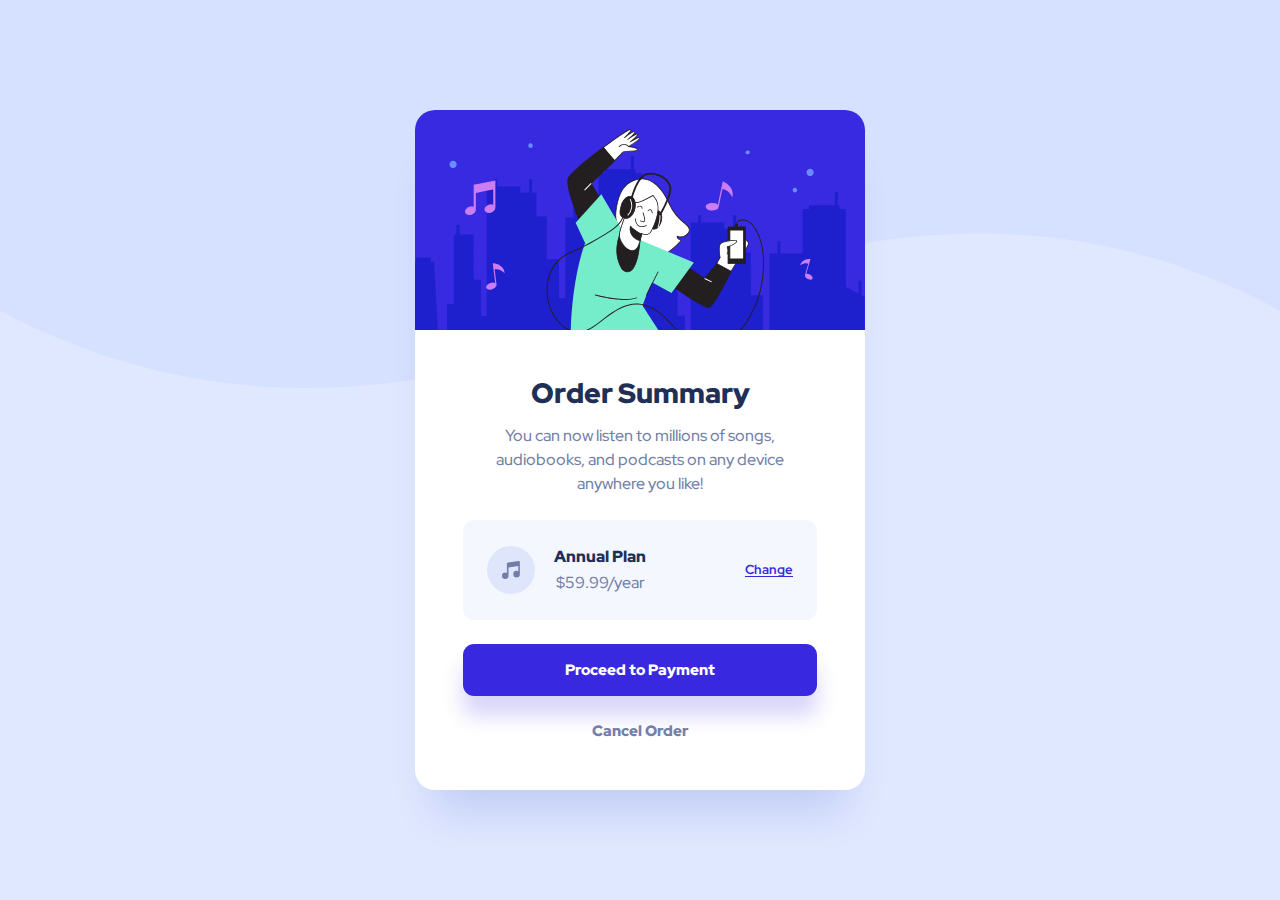
<file: index.html>
<!DOCTYPE html>
<html lang="en">
  <head>
    <meta charset="UTF-8" />
    <meta name="viewport" content="width=device-width, initial-scale=1.0" />
    <meta
      name="description"
      content="Order-summary-component challenge from Front-End-Mentor"
    />
    <link
      rel="icon"
      type="image/png"
      sizes="32x32"
      href="./assets/images/favicon-32x32.png"
    />
    <link rel="stylesheet" href="./assets/css/style.min.css" />
    <title>Frontend Mentor | Order summary card</title>
  </head>
  <body>
    <main>
      <div class="section">
        <div class="card">
          <div class="card__inner">
            <div class="card__image">
              <img
                src="./assets/images/illustration-hero.svg"
                alt="component illustration"
              />
            </div>
            <!-- ./card__image -->

            <div class="card__content">
              <h1 class="card__title">Order Summary</h1>

              <p class="card__text">
                You can now listen to millions of songs, audiobooks, and
                podcasts on any device anywhere you like!
              </p>

              <div class="card__plan">
                <div class="card__plan-image">
                  <img src="./assets/images/icon-music.svg" alt="music-icon" />
                </div>

                <div class="card__plan-type">
                  <h2 class="card__plan-type-title">Annual Plan</h2>

                  <p class="card__plan-type-price">$59.99/year</p>
                </div>
                <a class="card__plan-change" href="#">Change</a>
              </div>
              <!-- ./card__plan -->

              <button class="card__next" type="button">
                Proceed to Payment
              </button>

              <button class="card__cancel" type="button">Cancel Order</button>
            </div>
            <!-- ./card__content -->
          </div>
          <!-- ./card__inner -->
        </div>
        <!-- ./card -->
      </div>
      <!-- ./section -->
    </main>
  </body>
</html>
</file>
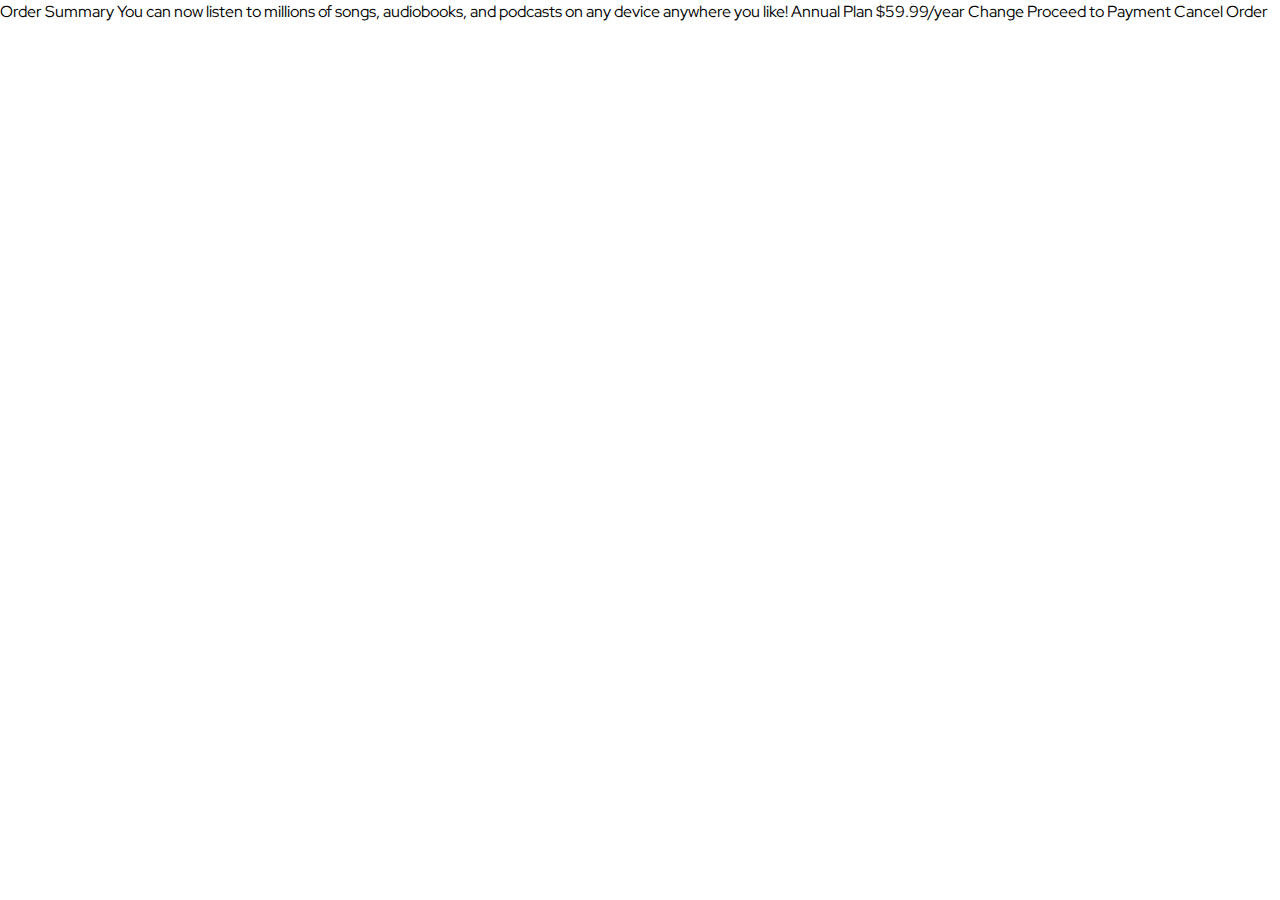
<file: starter/index.html>
<!DOCTYPE html>
<html lang="en">
  <head>
    <meta charset="UTF-8" />
    <meta name="viewport" content="width=device-width, initial-scale=1.0" />
    <link
      rel="icon"
      type="image/png"
      sizes="32x32"
      href="./assets/images/favicon-32x32.png"
    />
    <link rel="stylesheet" href="./assets/css/style.min.css" />
    <title>Frontend Mentor | Order summary card</title>
  </head>
  <body>
    Order Summary You can now listen to millions of songs, audiobooks, and
    podcasts on any device anywhere you like! Annual Plan $59.99/year Change
    Proceed to Payment Cancel Order
  </body>
</html>
</file>
<file: assets/css/style.min.css>
@import url("https://fonts.googleapis.com/css2?family=Red+Hat+Display:wght@500;700;900&display=swap");*,*::before,*::after{-webkit-box-sizing:border-box;box-sizing:border-box}body,h1,h2,h3,h4,h5,h6,p,figure,picture{margin:0}h1,h2,h3,h4,h5,h6{font-weight:400}body{min-height:100vh;text-rendering:optimizeSpeed;line-height:1.5}img,picture{max-width:100%;display:block}a{color:inherit;text-decoration:none}button{border:none;background-color:transparent;font-family:inherit}body{font-family:"Red Hat Display", sans-serif}button{cursor:pointer;display:block}.section{display:-ms-grid;display:grid;-webkit-box-pack:center;-ms-flex-pack:center;justify-content:center;-webkit-box-align:center;-ms-flex-align:center;align-items:center;min-height:100vh;padding:1rem;gap:1rem;background-color:#e0e8ff;background-image:url("../images/pattern-background-mobile.svg");background-repeat:no-repeat;background-size:contain}@media (min-width: 48rem){.section{background-image:url("../images/pattern-background-desktop.svg")}}.card{max-width:327px;overflow:hidden;background-color:#fff;-webkit-box-shadow:0px 40px 40px -20px rgba(13,48,189,0.151826);box-shadow:0px 40px 40px -20px rgba(13,48,189,0.151826);border-radius:1.25rem}.card__content{padding:2rem 1.5rem;text-align:center}.card__title{font-size:1.375rem;font-weight:900;line-height:1.1;color:#1f2f56}.card__text{margin-top:1rem;font-size:0.9375rem;font-weight:500;color:#7280a7}.card__plan{display:-webkit-box;display:-ms-flexbox;display:flex;-webkit-box-align:center;-ms-flex-align:center;align-items:center;-webkit-box-pack:center;-ms-flex-pack:center;justify-content:center;margin-top:1.5rem;padding:1rem;line-height:1.625;background-color:#f5f7ff;border-radius:0.688rem}.card__plan__image{max-width:3rem}.card__plan-type{margin-left:1.2rem;font-size:0.875rem}.card__plan-type-title{font-size:inherit;font-weight:900;color:#1f2f56}.card__plan-type-price{font-weight:500;color:#7280a7}.card__plan-change{display:block;margin-left:auto;font-size:0.813rem;font-weight:700;line-height:0.8;color:#3829e0;-webkit-transition:opacity 0.2s linear, -webkit-box-shadow 0.2s linear;transition:opacity 0.2s linear, -webkit-box-shadow 0.2s linear;transition:opacity 0.2s linear, box-shadow 0.2s linear;transition:opacity 0.2s linear, box-shadow 0.2s linear, -webkit-box-shadow 0.2s linear;-webkit-box-shadow:0px 1px 0 0 #3829e0;box-shadow:0px 1px 0 0 #3829e0}.card__plan-change:hover{opacity:0.7;-webkit-box-shadow:0px 1px 0 0 rgba(56,41,224,0);box-shadow:0px 1px 0 0 rgba(56,41,224,0)}.card__next{margin-top:1.5rem;padding:1rem;width:100%;font-size:0.9375rem;font-weight:900;color:#fff;background-color:#3829e0;-webkit-box-shadow:0px 20px 20px rgba(56,42,225,0.190291);box-shadow:0px 20px 20px rgba(56,42,225,0.190291);border-radius:0.7rem;-webkit-transition:opacity 0.2s linear;transition:opacity 0.2s linear}.card__next:hover{opacity:0.7}.card__cancel{margin:1.5rem auto 0;font-size:0.9375rem;font-weight:900;color:#7280a7;-webkit-transition:color 0.2s linear;transition:color 0.2s linear}.card__cancel:hover{color:#1f2f56}@media (min-width: 48rem){.card{max-width:450px}.card__content{padding:3rem}.card__title{font-size:1.75rem}.card__text{font-size:1rem}.card__plan{padding:1.5rem}.card__plan-type{font-size:1rem}.card__plan__change{font-size:0.875rem}.card__next,.card__cancel{margin-top:1.5rem}}@media (max-width: 20rem){.card__plan{-webkit-box-orient:vertical;-webkit-box-direction:normal;-ms-flex-direction:column;flex-direction:column;-webkit-box-align:center;-ms-flex-align:center;align-items:center;margin-top:1.25rem;gap:0.5rem}.card__plan-change,.card__plan-type{margin-left:0}}
/*# sourceMappingURL=style.min.css.map */
</file>
<file: starter/assets/css/style.min.css>
@import url("https://fonts.googleapis.com/css2?family=Red+Hat+Display:wght@500;700;900&display=swap");*,*::before,*::after{box-sizing:border-box}body,h1,h2,h3,h4,h5,h6,p,figure,picture{margin:0}h1,h2,h3,h4,h5,h6{font-weight:400}body{min-height:100vh;text-rendering:optimizeSpeed;line-height:1.5}img,picture{max-width:100%;display:block}a{color:inherit;text-decoration:none}body{font-family:"Red Hat Display", sans-serif}
/*# sourceMappingURL=style.min.css.map */
</file>
